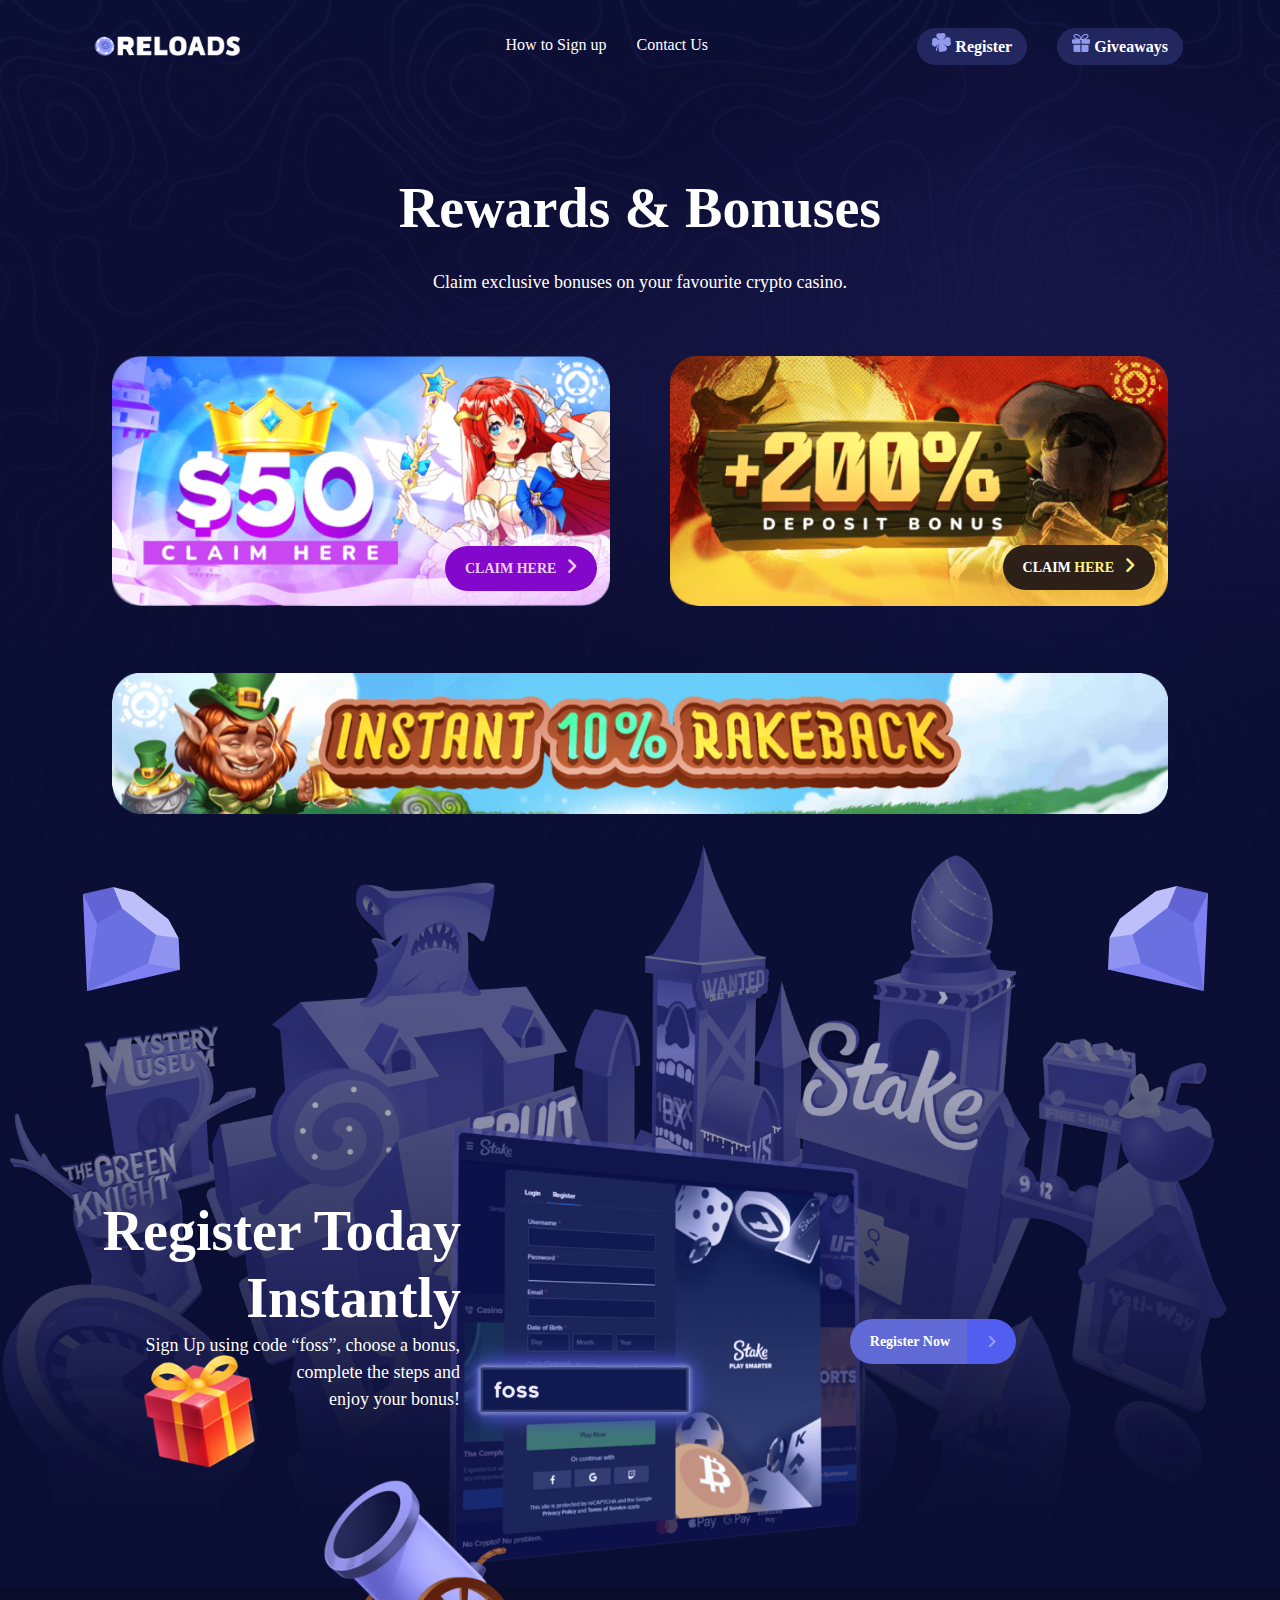
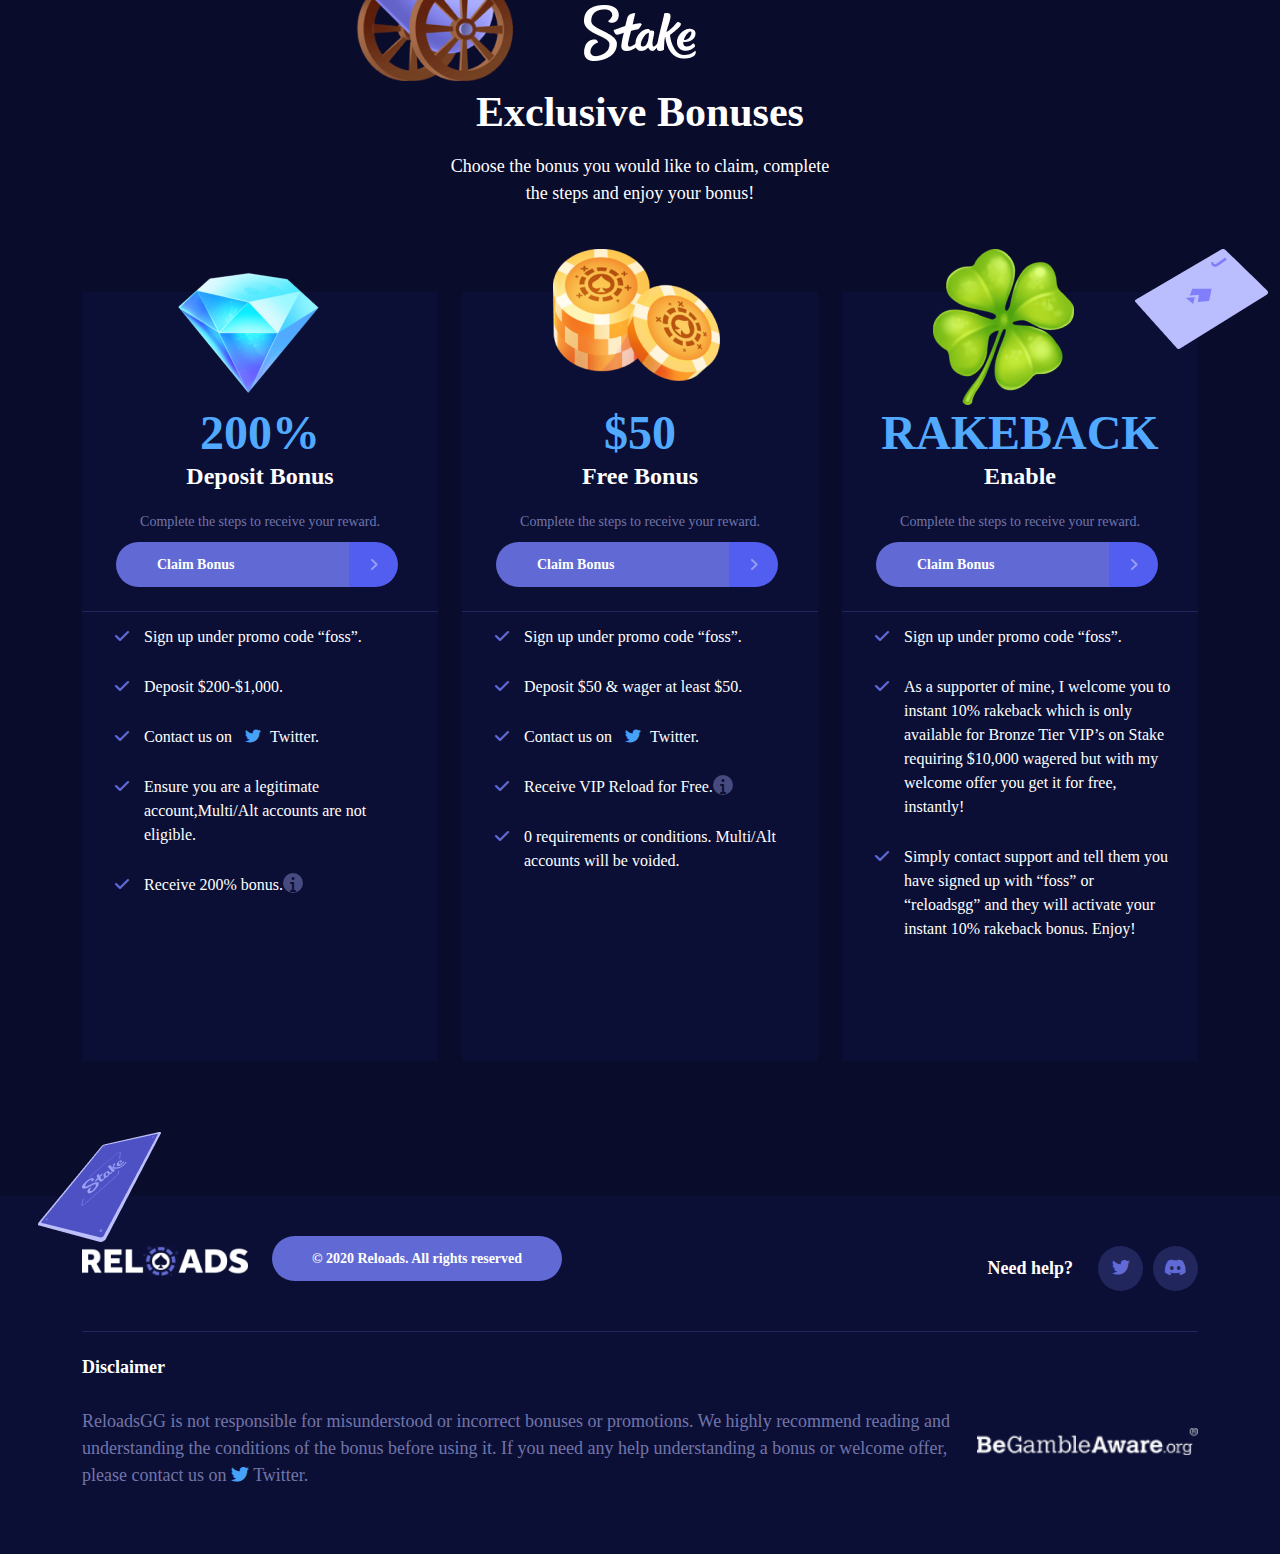
<file: index.html>
<!DOCTYPE html>
<html lang="en">

<head>
    <meta charset="UTF-8">
    <meta http-equiv="X-UA-Compatible" content="IE=edge">
    <meta name="viewport" content="width=device-width, initial-scale=1.0">
    <title>casino monitor</title>
    <link rel="icon" href="assets/images/icon/item1.png">
    <link rel="apple-touch-icon" href="assets/images/icon/item1.png">
    <!------font awesome icon ------>
    <link rel="stylesheet" href="https://cdnjs.cloudflare.com/ajax/libs/font-awesome/6.2.0/css/all.min.css" />
    <!----owl carousel css---->
    <link rel="stylesheet" href="assets/css/owl.carousel.min.css">
    <link rel="stylesheet" href="assets/css/owl.theme.default.min.css">
    <!-----bootstrap css------>
    <link rel="stylesheet" href="assets/css/bootstrap.min.css">
    <!--------style.css----------->
    <link rel="stylesheet" href="assets/css/style.css">
    <!-------responsive css--------->
    <link rel="stylesheet" href="assets/css/responsive.css">
</head>

<body>
    <!-------start header area------->
    <section class="header-section">
        <div class="container">
            <div class="row">
                <div class="col-md-2">
                    <div class="logo">
                       <a href="#"><img src="assets/images/icon/Logo reloads.png" alt=""></a> 
                    </div>
                </div>
                <div class="col-md-5">
                    <div class="signup-area">
                        <ul>
                            <li><a href="#">How to Sign up</a></li>
                            <li><a href="#">Contact Us</a></li>
                        </ul>
                    </div>
                </div>
                <div class="col-md-5">
                    <div class="register-area">
                        <ul>
                            <li><a href="registration.html"><img src="assets/images/icon/item2.png" alt=""> Register</a></li>
                            <li><a href="giveaways.html"><img src="assets/images/icon/item3.png" alt=""> Giveaways</a></li>
                        </ul>
                    </div>
                </div>
            </div>
        </div>
        <!-------start reward area------------>
        <div class="rewards-area">
            <div class="container">
                <div class="col-md-12">
                    <div class="rewards-title">
                        <h2> Rewards & Bonuses</h2>
                        <p>Claim exclusive bonuses on your favourite crypto casino.</p>
                    </div>
                </div>
                <div class="row">
                    <div class="rewards">
                        <div class="col-md-6">
                            <img src="assets/images/banner/item1.png" alt="">
                            <div class="claim-btn">
                                <a href="#">CLAIM HERE<i class="fa-solid fa-angle-right"></i></a>
                            </div>
                        </div>
                        <div class="col-md-6">
                            <img src="assets/images/banner/item3.png" alt="">
                            <div class="claim-btn2">
                                <a href="#"><span> CLAIM</span> HERE<i class="fa-solid fa-angle-right"></i></a>
                            </div>
                        </div>
                    </div>
                    <div class="col-md-12 rewards">
                        <img src="assets/images/banner/item2.png" alt="">
                    </div>
                </div>
            </div>
        </div>
        <!-------end reward area------------>

    </section>
    <!-------end header area------->
    <!---------start register area----------->
    <div class="registration-section">
        <div class="col-md-12">
            <img src="assets/images/register/Info register hover.png" alt="">
        </div>
        <div class="container">
            <div class="regi-area">
                <div class="row">
                    <div class="col-md-12">
                        <div class="diamond">
                            <ul>
                                <li><a href="#"><img src="assets/images/register/diamond1.png" alt=""></a></li>
                                <li><a href="#"><img src="assets/images/register/diamond2.png" alt=""></a></li>
                            </ul>
                        </div>
                    </div>
                    <div class="col-md-6">
                        <div class="register-title">
                            <h2>Register Today Instantly</h2>
                            <p>Sign Up using code “foss”, choose a bonus, complete the steps and </br> enjoy your bonus!
                            </p>
                        </div>
                    </div>
                    <div class="col-md-6">
                        <div class="regi-btn">
                            <a href="#">Register Now<i class="fa-solid fa-angle-right"></i></a>
                        </div>
                    </div>
                    <div class="col-md-6">
                        <div class="boom">
                            <img src="assets/images/register/Canon boom.png" alt="">
                        </div>
                    </div>
                </div>
            </div>
        </div>
    </div>
    <!---------end register area------------->
    <!---------start stake area-------->
    <section class="stake-section">
        <div class="container">
            <div class="row">
                <div class="col-md-12">
                    <div class="stake-title">
                        <img src="assets/images/bonus/Layer 1.png" alt="">
                        <h1>Exclusive Bonuses</h1>
                        <p>Choose the bonus you would like to claim, complete the steps and enjoy your bonus!</p>
                    </div>
                </div>
                <!-------single area-------->
                <div class="stake-single">
                    <div class="row">
                        <div class="col-md-4">
                            <div class="deposite-bonus">
                                <img src="assets/images/bonus/diamond-min 1.png" alt="">
                                <h1>200% </h1>
                                <h3>Deposit Bonus</h3>
                                <p>Complete the steps to receive your reward.</p>
                                <a href="#">Claim Bonus<i class="fa-solid fa-angle-right"></i></a>
                                <div class="bor-der"></div>
                                <ul>
                                    <li>
                                        <span><i class="fa-solid fa-check"></i></span>
                                        <span>Sign up under promo code “foss”.</span>
                                    </li>
                                    <li>
                                        <span><i class="fa-solid fa-check"></i></span>
                                        <span>Deposit $200-$1,000.</span>
                                    </li>
                                    <li>
                                        <span><i class="fa-solid fa-check"></i></span>
                                        <span>Contact us on <i class="fa-brands fa-twitter"></i>Twitter.</span>
                                    </li>
                                    <li>
                                        <span><i class="fa-solid fa-check"></i></span>
                                        <span>Ensure you are a legitimate account,Multi/Alt accounts are not
                                            eligible.</span>
                                    </li>
                                    <li>
                                        <span><i class="fa-solid fa-check"></i></span>
                                        <span>Receive 200% bonus.<i class="fa-solid fa-info"></i></span>
                                    </li>
                                </ul>
                            </div>
                        </div>
                        <!-------single area-------->
                        <!-------single area-------->
                        <div class="col-md-4">
                            <div class="deposite-bonus">
                                <img src="assets/images/bonus/Jetons-min 1.png" alt="">
                                <h1>$50 </h1>
                                <h3>Free Bonus</h3>
                                <p>Complete the steps to receive your reward.</p>
                                <a href="#">Claim Bonus<i class="fa-solid fa-angle-right"></i></a>
                                <div class="bor-der"></div>
                                <ul>
                                    <li>
                                        <span><i class="fa-solid fa-check"></i></span>
                                        <span>Sign up under promo code “foss”.</span>
                                    </li>
                                    <li>
                                        <span><i class="fa-solid fa-check"></i></span>
                                        <span>Deposit $50 & wager at least $50.</span>
                                    </li>
                                    <li>
                                        <span><i class="fa-solid fa-check"></i></span>
                                        <span>Contact us on <i class="fa-brands fa-twitter"></i>Twitter.</span>
                                    </li>
                                    <li>
                                        <span><i class="fa-solid fa-check"></i></span>
                                        <span>Receive VIP Reload for Free.<i class="fa-solid fa-info"></i></span>
                                    </li>
                                    <li>
                                        <span><i class="fa-solid fa-check"></i></span>
                                        <span>0 requirements or conditions. Multi/Alt accounts will be voided.</span>
                                    </li>
                                </ul>
                            </div>
                        </div>
                        <!-------single area-------->
                        <!-------single area-------->
                        <div class="col-md-4">
                            <div class="deposite-bonus">
                                <img src="assets/images/bonus/trèfles-min 1.png" alt="">
                                <h1>RAKEBACK</h1>
                                <h3>Enable</h3>
                                <p>Complete the steps to receive your reward.</p>
                                <a href="#">Claim Bonus<i class="fa-solid fa-angle-right"></i></a>
                                <div class="bor-der"></div>
                                <ul>
                                    <li>
                                        <span><i class="fa-solid fa-check"></i></span>
                                        <span>Sign up under promo code “foss”.</span>
                                    </li>
                                    <li>
                                        <span><i class="fa-solid fa-check"></i></span>
                                        <span>As a supporter of mine, I welcome you to instant 10% rakeback which is
                                            only available for Bronze Tier VIP’s on Stake requiring $10,000 wagered but
                                            with my welcome offer you get it for free, instantly!</span>
                                    </li>
                                    <li>
                                        <span><i class="fa-solid fa-check"></i></span>
                                        <span>Simply contact support and tell them you have signed up with “foss” or
                                            “reloadsgg” and they will activate your instant 10% rakeback bonus.
                                            Enjoy!</span>
                                    </li>
                                </ul>
                                <div class="caard">
                                    <img src="assets/images/bonus/stake-card2.png" alt="">
                                </div>
                            </div>
                        </div>
                    </div>
                </div>
                <!-------single area-------->
            </div>
        </div>
    </section>
    <!---------end stake area-------->
    <!-------start footer area------------>
    <section class="footer-section">
        <div class="container">
            <div class="footer-start">
            <div class="row">
                <div class="col-md-2">
                    <div class="logo-image">
                        <img src="assets/images/footer/logo_white 2.png" alt="">
                    </div>
                </div>
                <div class="col-md-4">
                    <div class="copy">
                        <a href="#">© 2020 Reloads. All rights reserved</a>
                    </div>
                </div>
                <div class="col-md-6">
                    <div class="icon">
                        <p>Need help?</p>
                        <ul>
                            <li><a href="#"><i class="fa-brands fa-twitter"></i></a></li>
                            <li><a href="#"><i class="fa-brands fa-discord"></i></a></li>
                        </ul>
                    </div>
                </div>
            </div>
           </div>
            <div class="cadd">
                <img src="assets/images/footer/stake-card3.png" alt="">
            </div>
        </div>
        <div class="container">
            <div class="disclaimer-area">
                <div class="row">
                    <div class="col-md-9">
                        <div class="disclaimer">
                            <h2>Disclaimer</h2>
                            <p>ReloadsGG is not responsible for misunderstood or incorrect bonuses or promotions. We
                                highly recommend reading and understanding the conditions of the bonus before using it.
                                If you need any help understanding a bonus or welcome offer, please contact us on <a
                                    href="#"><i class="fa-brands fa-twitter"></i></a> Twitter.</p>
                        </div>
                    </div>
                    <div class="col-md-3">
                        <div class="address">
                            <a href="#"><img src="assets/images/footer/begambleaware_dark 1.png" alt=""></a>
                        </div>
                    </div>
                </div>
            </div>
        </div>
    </section>
    <!-------end footer area------------>

    <!------jQuery js----->
    <script src="assets/js/jquery.min.js"></script>
    <!------owl carousel js------>
    <script src="assets/js/owl.carousel.min.js"></script>
    <!---------bootstrap js----------->
    <script src="assets/js/bootstrap.bundle.min.js"></script>
    <!-----custom.js------->
    <script src="assets/js/scripts.js"></script>
</body>

</html>
</file>
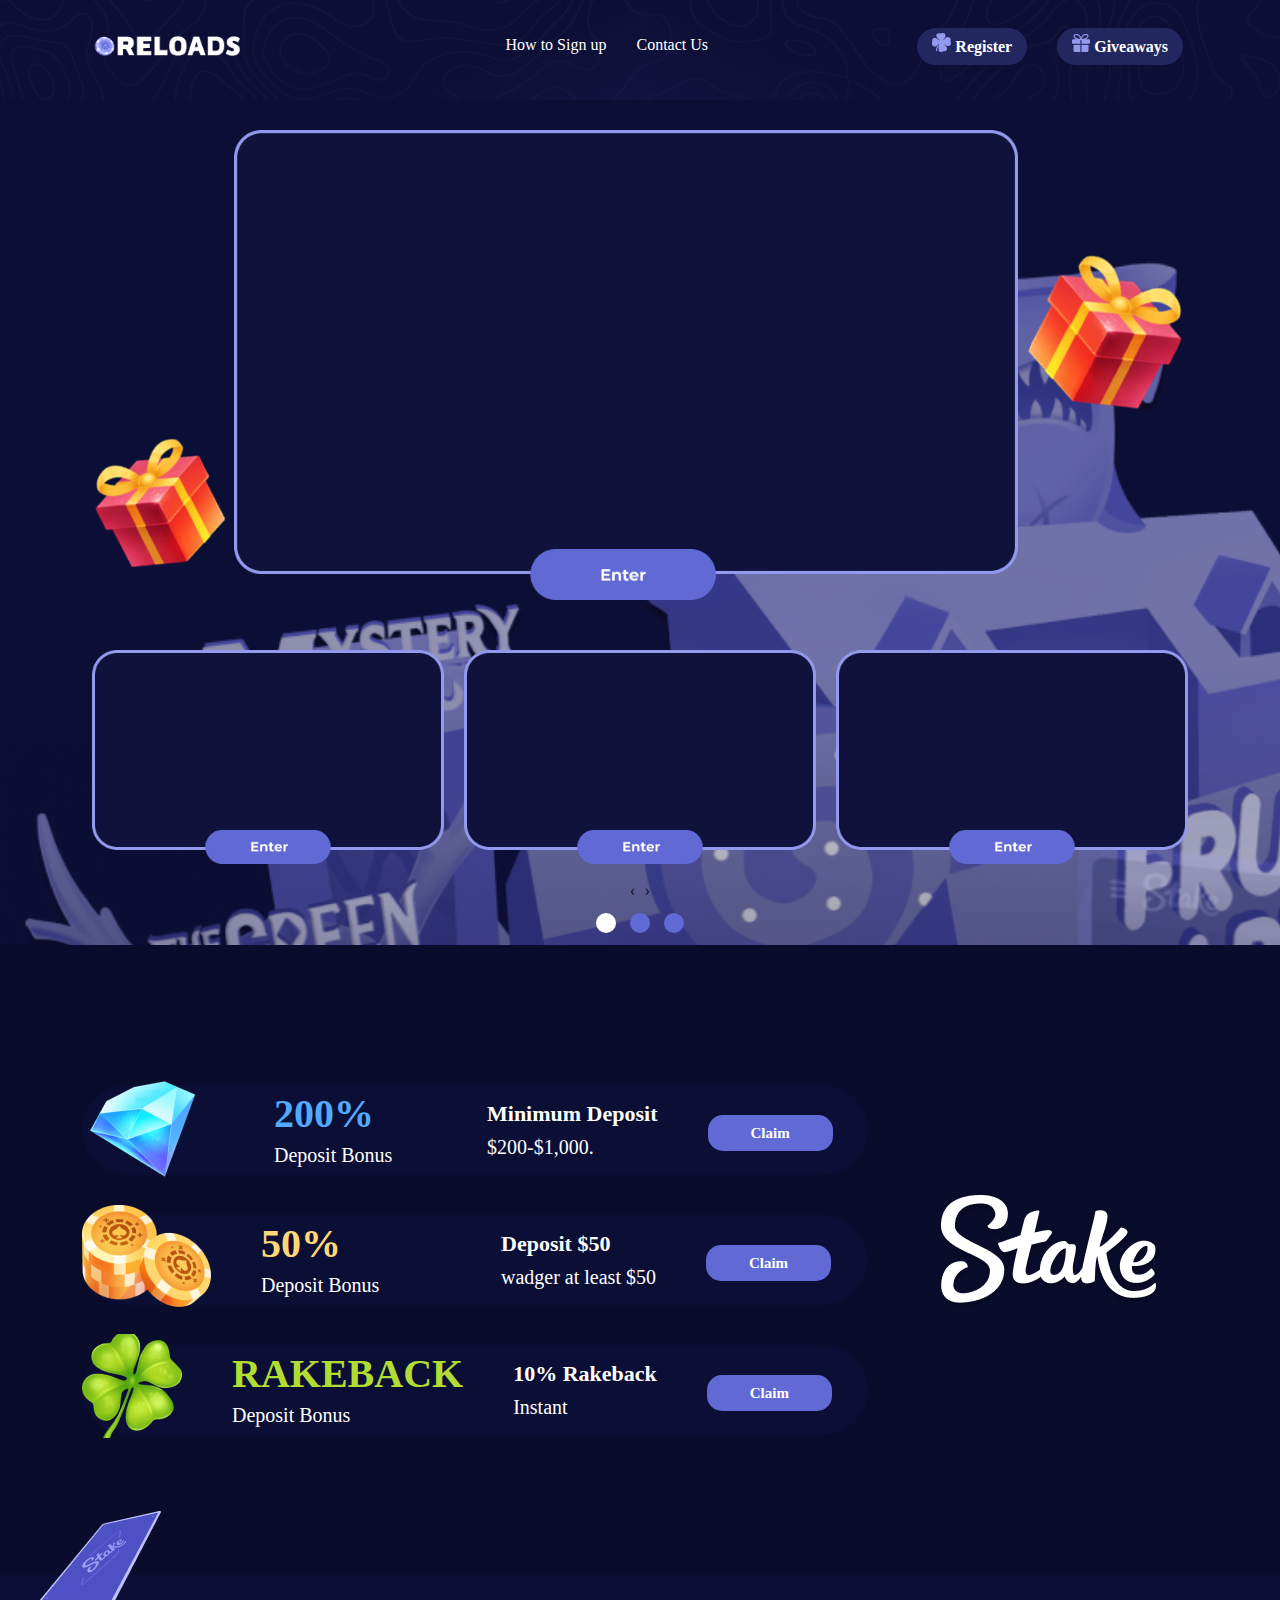
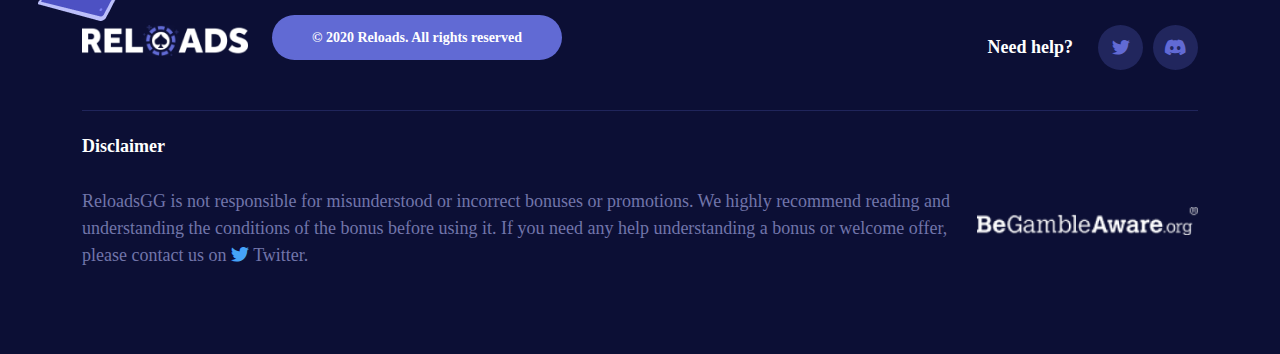
<file: giveaways.html>
<!DOCTYPE html>
<html lang="en">

<head>
    <meta charset="UTF-8">
    <meta http-equiv="X-UA-Compatible" content="IE=edge">
    <meta name="viewport" content="width=device-width, initial-scale=1.0">
    <title>casino monitor</title>
    <link rel="icon" href="assets/images/icon/item1.png">
    <link rel="apple-touch-icon" href="assets/images/icon/item1.png">
    <!------font awesome icon ------>
    <link rel="stylesheet" href="https://cdnjs.cloudflare.com/ajax/libs/font-awesome/6.2.0/css/all.min.css" />
    <!----owl carousel css---->
    <link rel="stylesheet" href="assets/css/owl.carousel.min.css">
    <link rel="stylesheet" href="assets/css/owl.theme.default.min.css">
    <!-----bootstrap css------>
    <link rel="stylesheet" href="assets/css/bootstrap.min.css">
    <!--------style.css----------->
    <link rel="stylesheet" href="assets/css/style.css">
    <!-------responsive css--------->
    <link rel="stylesheet" href="assets/css/responsive.css">
</head>

<body>
    <!-------start header area------->
    <section class="header-section">
        <div class="container">
            <div class="row">
                <div class="col-md-2">
                    <div class="logo">
                        <a href=""> <img src="assets/images/icon/Logo reloads.png" alt=""></a>
                    </div>
                </div>
                <div class="col-md-5">
                    <div class="signup-area">
                        <ul>
                            <li><a href="#">How to Sign up</a></li>
                            <li><a href="#">Contact Us</a></li>
                        </ul>
                    </div>
                </div>
                <div class="col-md-5">
                    <div class="register-area">
                        <ul>
                            <li><a href="registration.html"><img src="assets/images/icon/item2.png" alt=""> Register</a>
                            </li>
                            <li><a href="giveaways.html"><img src="assets/images/icon/item3.png" alt=""> Giveaways</a>
                            </li>
                        </ul>
                    </div>
                </div>
            </div>
        </div>
    </section>
    <!-------end header area------->
    <!----------start gift-area------->
    <div class="gift-area  ">
        <div class="container">
            <div class="row">
                <div class="carousel-area owl-carousel owl-theme slider">
                    <div class="col-md-12">
                        <div class="top-box">
                            <div class=" item-1  item">
                                <div class="box1">
                                    <img src="assets/images/giveways/cadeau1.png" alt="">
                                </div>
                            </div>
                            <div class=" item">
                                <div class="top-item">
                                    <img src="assets/images/giveways/Giveaway top.png" alt="">
                                </div>
                            </div>
                            <div class=" item-2 item">
                                <div class="box2">
                                    <img src="assets/images/giveways/cadeau2.png" alt="">
                                </div>
                            </div>
                        </div>

                        <div class="3">
                            <div class="bottom-box">
                                <div class="single-item">
                                    <img src="assets/images/giveways/Giveaways.png" alt="">
                                </div>
                                <div class="single-item">
                                    <img src="assets/images/giveways/Giveaways.png" alt="">
                                </div>
                                <div class="single-item">
                                    <img src="assets/images/giveways/Giveaways.png" alt="">
                                </div>
                            </div>
                        </div>
                    </div>
                    <div class="col-md-12">
                        <div class="top-box">
                            <div class=" item-1  item">
                                <div class="box1">
                                    <img src="assets/images/giveways/cadeau1.png" alt="">
                                </div>
                            </div>
                            <div class=" item">
                                <div class="top-item">
                                    <img src="assets/images/giveways/Giveaway top.png" alt="">
                                </div>
                            </div>
                            <div class=" item-2 item">
                                <div class="box2">
                                    <img src="assets/images/giveways/cadeau2.png" alt="">
                                </div>
                            </div>
                        </div>

                        <div class="3">
                            <div class="bottom-box">
                                <div class="single-item">
                                    <img src="assets/images/giveways/Giveaways.png" alt="">
                                </div>
                                <div class="single-item">
                                    <img src="assets/images/giveways/Giveaways.png" alt="">
                                </div>
                                <div class="single-item">
                                    <img src="assets/images/giveways/Giveaways.png" alt="">
                                </div>
                            </div>
                        </div>
                    </div>
                    <div class="col-md-12">
                        <div class="top-box">
                            <div class=" item-1  item">
                                <div class="box1">
                                    <img src="assets/images/giveways/cadeau1.png" alt="">
                                </div>
                            </div>
                            <div class=" item">
                                <div class="top-item">
                                    <img src="assets/images/giveways/Giveaway top.png" alt="">
                                </div>
                            </div>
                            <div class=" item-2 item">
                                <div class="box2">
                                    <img src="assets/images/giveways/cadeau2.png" alt="">
                                </div>
                            </div>
                        </div>

                        <div class="3">
                            <div class="bottom-box">
                                <div class="single-item">
                                    <img src="assets/images/giveways/Giveaways.png" alt="">
                                </div>
                                <div class="single-item">
                                    <img src="assets/images/giveways/Giveaways.png" alt="">
                                </div>
                                <div class="single-item">
                                    <img src="assets/images/giveways/Giveaways.png" alt="">
                                </div>
                            </div>
                        </div>
                    </div>
                </div>
            </div>
        </div>

        <!----------end gift-area------->
        <!-------start deposite area----->
        <div class="deposite-area">
            <div class="container">
                <div class="row">
                    <div class="col-md-9">
                        <div class="single-deposite num-1">
                            <ul>
                                <li><img src="assets/images/giveways/diamond-min 1.png" alt=""></li>
                                <li>
                                    <h2>200%</h2>
                                    <span>Deposit Bonus</span>
                                </li>
                                <li>Minimum Deposit </br>
                                    <span>
                                        $200-$1,000.
                                    </span>
                                </li>
                                <li><a href="">Claim</a></li>
                            </ul>
                        </div>
                        <div class="single-deposite num-2">
                            <ul>
                                <li><img src="assets/images/giveways/Jetons-min 1.png" alt=""></li>
                                <li>
                                    <h2>50%</h2>
                                    <span>Deposit Bonus</span>
                                </li>
                                <li>Deposit $50 </br>
                                    <span>
                                        wadger at least $50
                                    </span>
                                </li>
                                <li><a href="">Claim</a></li>
                            </ul>
                        </div>
                        <div class="single-deposite num-3">
                            <ul>
                                <li><img src="assets/images/giveways/trèfles-min 1.png" alt=""></li>
                                <li>
                                    <h2>RAKEBACK</h2>
                                    <span>Deposit Bonus</span>
                                </li>
                                <li>10% Rakeback </br>
                                    <span>
                                        Instant
                                    </span>
                                </li>
                                <li><a href="">Claim</a></li>
                            </ul>
                        </div>
                    </div>
                    <div class="col-md-3">
                        <div class="stake-image">
                            <img src="assets/images/giveways/Layer 1.png" alt="">
                        </div>
                    </div>
                </div>
            </div>
        </div>
        <!-------end deposite area------->
        <!-------start footer area------------>
        <section class="footer-section">
            <div class="container">
                <div class="footer-start">
                    <div class="row">
                        <div class="col-md-2">
                            <div class="logo-image">
                                <img src="assets/images/footer/logo_white 2.png" alt="">
                            </div>
                        </div>
                        <div class="col-md-4">
                            <div class="copy">
                                <a href="#">© 2020 Reloads. All rights reserved</a>
                            </div>
                        </div>
                        <div class="col-md-6">
                            <div class="icon">
                                <p>Need help?</p>
                                <ul>
                                    <li><a href="#"><i class="fa-brands fa-twitter"></i></a></li>
                                    <li><a href="#"><i class="fa-brands fa-discord"></i></a></li>
                                </ul>
                            </div>
                        </div>
                    </div>
                </div>
                <div class="cadd">
                    <img src="assets/images/footer/stake-card3.png" alt="">
                </div>
            </div>
            <div class="container">
                <div class="disclaimer-area">
                    <div class="row">
                        <div class="col-md-9">
                            <div class="disclaimer">
                                <h2>Disclaimer</h2>
                                <p>ReloadsGG is not responsible for misunderstood or incorrect bonuses or promotions. We
                                    highly recommend reading and understanding the conditions of the bonus before using
                                    it.
                                    If you need any help understanding a bonus or welcome offer, please contact us on <a
                                        href="#"><i class="fa-brands fa-twitter"></i></a> Twitter.</p>
                            </div>
                        </div>
                        <div class="col-md-3">
                            <div class="address">
                                <a href="#"><img src="assets/images/footer/begambleaware_dark 1.png" alt=""></a>
                            </div>
                        </div>
                    </div>
                </div>
            </div>
        </section>
        <!-------end footer area------------>












        <!------jQuery js----->
        <script src="assets/js/jquery.min.js"></script>
        <!------owl carousel js------>
        <script src="assets/js/owl.carousel.min.js"></script>
        <!---------bootstrap js----------->
        <script src="assets/js/bootstrap.bundle.min.js"></script>
        <!-----custom.js------->
        <script src="assets/js/scripts.js"></script>
</body>

</html>
</file>
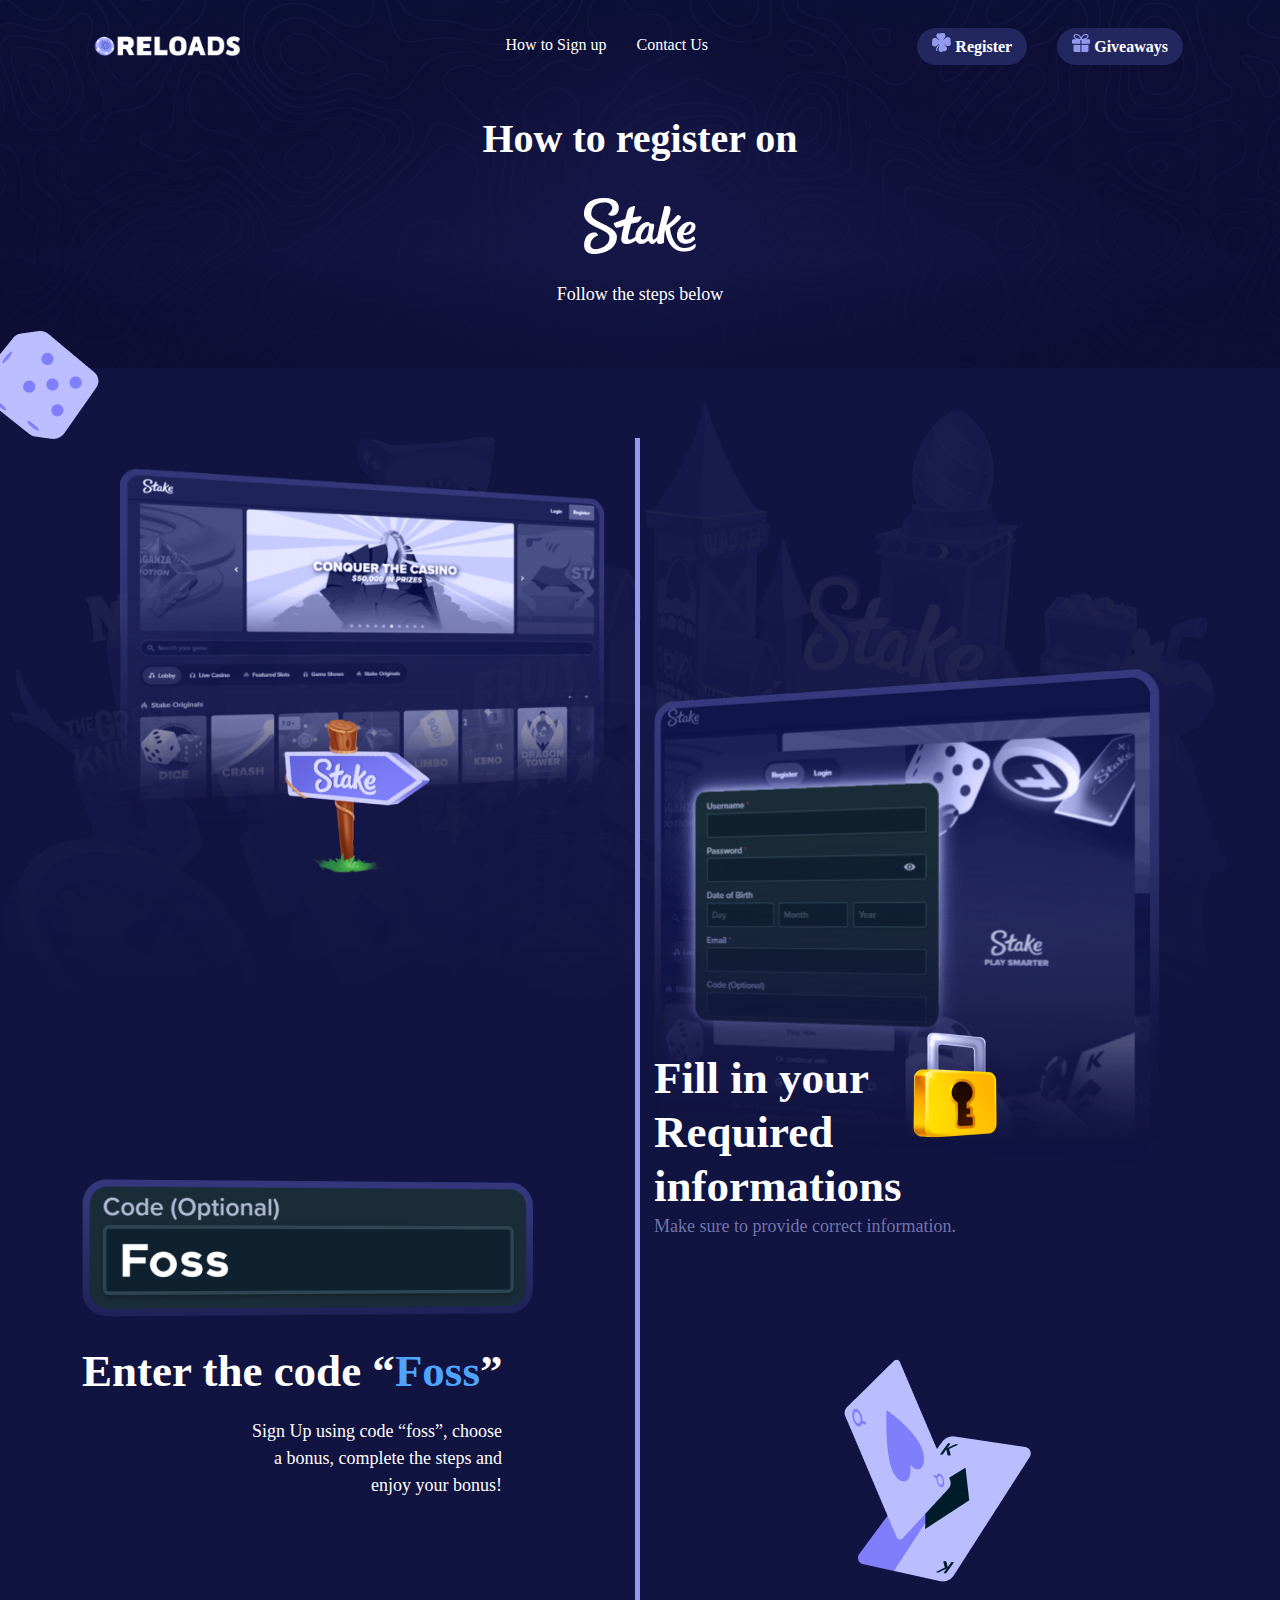
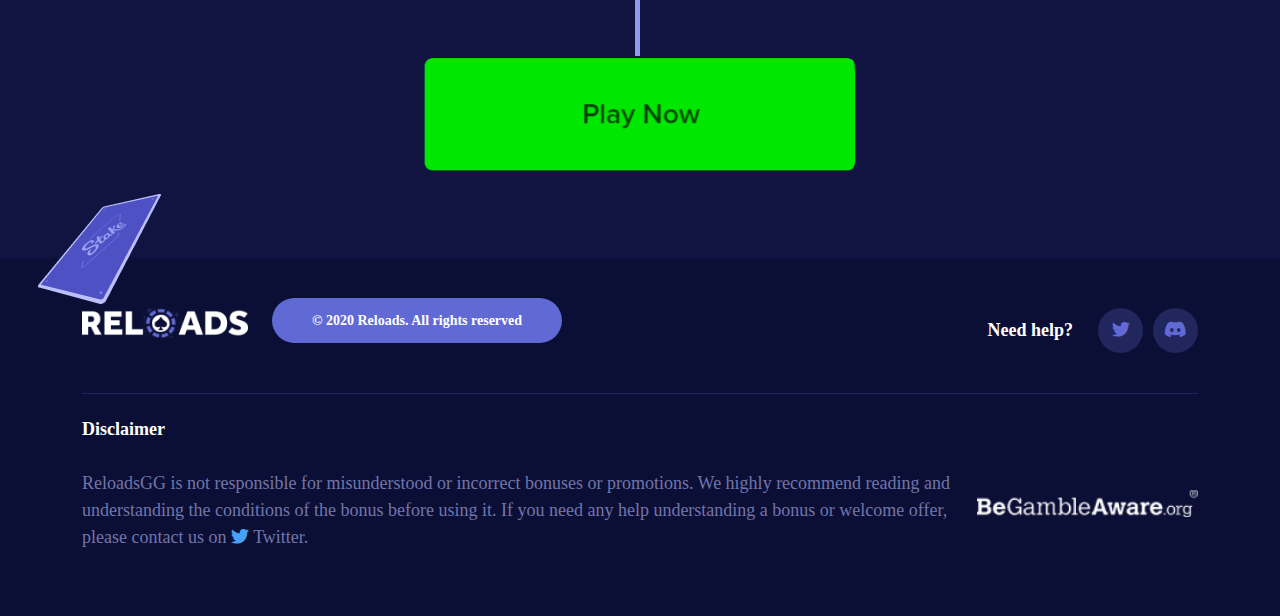
<file: registration.html>
<!DOCTYPE html>
<html lang="en">

<head>
    <meta charset="UTF-8">
    <meta http-equiv="X-UA-Compatible" content="IE=edge">
    <meta name="viewport" content="width=device-width, initial-scale=1.0">
    <title>casino monitor</title>
    <link rel="icon" href="assets/images/icon/item1.png">
    <link rel="apple-touch-icon" href="assets/images/icon/item1.png">
    <!------font awesome icon ------>
    <link rel="stylesheet" href="https://cdnjs.cloudflare.com/ajax/libs/font-awesome/6.2.0/css/all.min.css" />
    <!----owl carousel css---->
    <link rel="stylesheet" href="assets/css/owl.carousel.min.css">
    <link rel="stylesheet" href="assets/css/owl.theme.default.min.css">
    <!-----bootstrap css------>
    <link rel="stylesheet" href="assets/css/bootstrap.min.css">
    <!--------style.css----------->
    <link rel="stylesheet" href="assets/css/style.css">
    <!-------responsive css--------->
    <link rel="stylesheet" href="assets/css/responsive.css">
</head>
<body>
    <!-------start header area------->
    <section class="header-section">
        <div class="container">
            <div class="row">
                <div class="col-md-2">
                    <div class="logo">
                       <a href=""> <img src="assets/images/icon/Logo reloads.png" alt=""></a>
                    </div>
                </div>
                <div class="col-md-5">
                    <div class="signup-area">
                        <ul>
                            <li><a href="#">How to Sign up</a></li>
                            <li><a href="#">Contact Us</a></li>
                        </ul>
                    </div>
                </div>
                <div class="col-md-5">
                    <div class="register-area">
                        <ul>
                            <li><a href="registration.html"><img src="assets/images/icon/item2.png" alt=""> Register</a></li>
                            <li><a href="giveaways.html"><img src="assets/images/icon/item3.png" alt=""> Giveaways</a></li>
                        </ul>
                    </div>
                </div>
            </div>
            <div class="registration-title">
                <div class="row">
                    <div class="col-md-12">
                        <h1>How to register on</h1>
                        <img src="assets/images/bonus/Layer 1.png" alt="">
                        <p>Follow the steps below</p>
                    </div>
                </div>
            </div>
        </div>
    </section>
     <!-------end header area------->
     <!---------start register area----------->
     <div class="regi-section">
        <div class="col-md-12">
            <img src="assets/images/registration/Register Part.png" alt="">
        </div>
        <div class="container">
            <div class="regi-area">
                <div class="row">
                   <div class="col-md-6">
                    <div class="visit-area">
                        <img src="assets/images/registration/Visit Stake.png" alt="">
                    </div>
                    <div class="ludo">
                        <img src="assets/images/registration/stake-dice2.png" alt="">
                    </div>
                    
                   </div>
                   <div class="col-md-6">
                      <div class="login-image">
                        <img src="assets/images/registration/Informations.png" alt="">
                      </div>
                      <div class="login-content">
                        <h2>Fill in your </br> <span> Required informations</span></h2>
                        <img src="assets/images/registration/lock 1.png" alt="">
                        <p>Make sure to provide correct information.</p>
                      </div>
                   </div>
                </div>
            </div>
        </div>
        <div class="overlay"> </div>
        <div class="bdr-right">
            
        </div>
    </div>
    <!---------end register area------------->
    <div class="foss">
    <div class="container">
            <div class="row">
                <div class="col-md-6">
                    <div class="foss-area">
                        <img src="assets/images/registration/3 1.png" alt="">
                        <h2>Enter the code “<span>Foss</span>”</h2>
                        <p>Sign Up using code “foss”, choose a
                            bonus, complete the steps and
                            enjoy your bonus!</p>
                    </div>
                </div>
                <div class="col-md-6">
                    <div class="card-section">
                        <img src="assets/images/registration/Cards.png" alt="">
                    </div>
                </div>
                <div class="col-md-12">
                    <div class="play-btn">
                        <a href="#"><img src="assets/images/registration/button.png" alt=""></a>
                    </div>
            </div>
        </div>
    </div>   

    <!-------start footer area------------>
    <section class="footer-section">
        <div class="container">
            <div class="footer-start">
            <div class="row">
                <div class="col-md-2">
                    <div class="logo-image">
                        <img src="assets/images/footer/logo_white 2.png" alt="">
                    </div>
                </div>
                <div class="col-md-4">
                    <div class="copy">
                        <a href="#">© 2020 Reloads. All rights reserved</a>
                    </div>
                </div>
                <div class="col-md-6">
                    <div class="icon">
                        <p>Need help?</p>
                        <ul>
                            <li><a href="#"><i class="fa-brands fa-twitter"></i></a></li>
                            <li><a href="#"><i class="fa-brands fa-discord"></i></a></li>
                        </ul>
                    </div>
                </div>
            </div>
           </div>
            <div class="cadd">
                <img src="assets/images/footer/stake-card3.png" alt="">
            </div>
        </div>
        <div class="container">
            <div class="disclaimer-area">
                <div class="row">
                    <div class="col-md-9">
                        <div class="disclaimer">
                            <h2>Disclaimer</h2>
                            <p>ReloadsGG is not responsible for misunderstood or incorrect bonuses or promotions. We
                                highly recommend reading and understanding the conditions of the bonus before using it.
                                If you need any help understanding a bonus or welcome offer, please contact us on <a
                                    href="#"><i class="fa-brands fa-twitter"></i></a> Twitter.</p>
                        </div>
                    </div>
                    <div class="col-md-3">
                        <div class="address">
                            <a href="#"><img src="assets/images/footer/begambleaware_dark 1.png" alt=""></a>
                        </div>
                    </div>
                </div>
            </div>
        </div>
    </section>
    <!-------end footer area------------>



    
    <!------jQuery js----->
    <script src="assets/js/jquery.min.js"></script>
    <!------owl carousel js------>
    <script src="assets/js/owl.carousel.min.js"></script>
    <!---------bootstrap js----------->
    <script src="assets/js/bootstrap.bundle.min.js"></script>
    <!-----custom.js------->
    <script src="assets/js/scripts.js"></script>
</body>

</html>
</file>
<file: assets/css/style.css>
@import url('https://fonts.googleapis.com/css2?family=Montserrat:wght@400;500;600;700;800&display=swap');
body {
	margin: 0;
	padding: 0;
	font-family: Montserrat;
	font-size: 16px;
	color: black;
	font-weight: 400;
	overflow-y: scroll !important;
	overflow-x: hidden !important;
}
html,
body,
div,
span,
applet,
object,
iframe,
h1,
h2,
h3,
h4,
h5,
h6,
p,
blockquote,
pre,
a,
abbr,
acronym,
address,
big,
cite,
code,
del,
dfn,
em,
img,
ins,
kbd,
q,
s,
samp,
small,
strike,
strong,
sub,
sup,
tt,
var,
b,
u,
i,
center,
dl,
dt,
dd,
ol,
ul,
li,
fieldset,
form,
label,
legend,
table,
caption,
tbody,
tfoot,
thead,
tr,
th,
td,
article,
aside,
canvas,
details,
embed,
figure,
figcaption,
footer,
header,
hgroup,
menu,
nav,
output,
ruby,
section,
summary,
time,
mark,
audio,
video {
	margin: 0;
	padding: 0;
	border: 0;
	font-size: 100%;
	vertical-align: baseline;
}
article,
aside,
details,
figcaption,
figure,
footer,
header,
hgroup,
menu,
nav,
section {
	display: block;
}
ol,
ul {
	list-style: none;
}
blockquote,
q {
	quotes: none;
}
blockquote:before,
blockquote:after,
q:before,
q:after {
	content: '';
	content: none;
}
table {
	border-collapse: collapse;
	border-spacing: 0;
}
h1 {
	margin: 0;
	padding: 0;
	list-style: none;
}
h3 {
	margin: 0;
	padding: 0;
	list-style: none;
}
h4 {
	margin: 0;
	padding: 0;
	list-style: none;
}
h5 {
	margin: 0;
	padding: 0;
	list-style: none;
}
h6 {
	margin: 0;
	padding: 0;
	list-style: none;
}
p {
	margin: 0;
	padding: 0;
	list-style: none;
}
ul {
	margin: 0;
	padding: 0 !important;
	list-style: none;
}
li {
	margin: 0;
	padding: 0;
	list-style: none;
}
a {
	margin: 0;
	padding: 0;
	list-style: none;
	outline: none !important;
	text-decoration: none !important;
	color: #FFF;
}
input {
	outline: none !important;
}
button {
	outline: none !important;
}
img {
	max-width: 100%;
	height: auto;
}
.sp {
	padding-top: 80px;
	padding-bottom: 80px;
}
h1 {
	font-weight: bold;
	font-size: 65px;
	color: #FFFFFF;
}
p {
	font-style: normal;
	font-weight: 500;
	font-size: 25px;
	color: #FFFFFF;
}
.bg_white {
	background-color: white;
}
.pt_0 {
	padding-top: 0px;
}
.pb_0 {
	padding-bottom: 0px;
}
#page-top {
	overflow-x: hidden !important;
	overflow-y: scroll;
}
/*******************************/
/***--1.Header area style--****/
/*****************************/
.header-section {
	background-image: url('../images/banner/bg.png');
	background-repeat: no-repeat;
	background-size: cover;
}
.signup-area ul {
	display: flex;
	justify-content: end;
	align-items: center;
}
.signup-area ul li a {
	font-weight: 500;
	color: #fff;
	font-family: montsarrat;
}
.signup-area ul li{
	padding: 33px 15px;
}
.register-area ul {
	display: flex;
	justify-content:end;
	align-items: center;
}
.register-area ul li{
	padding: 33px 15px;
	
}
.register-area ul li a {
	font-weight: 700;
	color: #fff;
	background-color: #23275F;
	border-radius: 50px;
	padding: 10px 15px;
	font-family: montsarrat;
}

/**********************/
/****rewards area*****/
/********************/
.rewards-area {
	padding-top: 75px;
}
.rewards-title h2 {
	color: #fff;
	font-size: 56px;
	font-family: monstserrat;
	text-align: center;
	font-weight: 800;
	padding-bottom: 27px;
}
.rewards-title p {
	color: #fff;
	font-size: 18px;
	font-family: monstserrat;
	text-align: center;
	font-weight: 500;
	padding-bottom: 30px;
}
.rewards {
	display: flex;
	position: relative;
}
.rewards img {
	max-width: 100%;
	height: auto;
	padding: 30px;
}
/***********************/
/***registration area**/
/*********************/
.registration-section {
	background: #0C0F35;
	background-repeat: no-repeat;
	background-size: cover;
	position: relative;
	opacity: 1;
	padding-bottom: 120px;
}
.diamond ul {
	display: flex;
	justify-content: space-between;
	margin-right: 90px;
}
.diamond img {
	position: absolute;
	top: 42px;
}
.regi-area h2 {
	color: #fff;
	font-size: 56px;
	font-weight: 700;
	font-family: monstsarrat;
	max-width: 361px;
	text-align: end;
}
.register-title p {
	font-size: 18px;
	font-weight: 500;
	font-family: monstsarrat;
	max-width: 360px;
    text-align: end;
}
.register-title {
	position: absolute;
	top: 354px;
	left: 100px;
}
.regi-btn a {
	background: #616AD4;
	padding: 10px;
	border-radius: 50px;
}
.regi-btn {
	position: absolute;
	top: 485px;
	right: 310px;
}
.regi-btn a {
	background: #616AD4;
	padding: 15px 20px;
	border-radius: 50px 0 0 50px ;
	color: #fff;
	font-size: 14px;
	font-family: montsarrat;
	font-weight: 700;
}
.regi-btn a .fa-solid.fa-angle-right {
	margin-left: 10px;
	color: #969DF3;
}

.regi-btn a .fa-solid.fa-angle-right {
	padding-left: 10px;
	color: #969DF3;
	background: #525EF0;
	padding: 15px 20px;
	border-radius: 0 50px 50px 0;
	position: absolute;
	top: -10px;
	left: 107px;
	font-size: 15px;
}
.boom {
	position: absolute;
	top: 511px;
	left: 144px;
}
/*********************************/
/*******stake section************/
/*******************************/
.stake-section{
	background: #0A0C2C;
}
.stake-title {
	text-align: center;
	position: relative;
}
.stake-title img{
	padding: 19px 0;
}
.stake-title h1 {
	font-family: montsarrat;
	font-size: 42px;
	font-weight: 700;
	padding-bottom: 16px;
}
.stake-title p {
	font-family: montsarrat;
	font-size: 18px;
	font-weight: 500;
	max-width: 385px;
	width: 100%;
	margin: auto;
	padding-bottom: 85px;
}
.deposite-bonus ul li {
	color: #fff;
	font-size: 16px;
	font-weight: 500;
	font-family: montsarrat;
	display: flex;
	margin-left: 33px;
	padding: 13px 0;
}
.deposite-bonus ul li span:first-child {
	color: #616AD4;
	margin-right: 15px;
}
ul li span .fa-brands.fa-twitter {
	color: #45A2F8;
	padding: 0 9px;
	font-size: 16px;
}
.fa-solid.fa-info {
	background: #464A7E;
	padding: 3px 7px;
	color: #0C0F35;
	border-radius: 50px;
	width: 20px;
	height: 20px;
}
.deposite-bonus h1 {
	color: #51AAFF;
	font-size: 48px;
	font-weight: 700;
	font-family: montsarrat;
	text-align: center;
	padding-top: 112px;
}
.deposite-bonus h3 {
	color: #fff;
	font-size: 24px;
	font-family: montsarrat;
	font-weight: 600;
	text-align: center;
}
.deposite-bonus p {
	color: #7175AA;
	font-size: 14px;
	font-family: montsarrat;
	font-weight: 500;
	text-align: center;
	padding: 20px 0;
}
.deposite-bonus a {
	background: #616AD4;
	border-radius: 50px 0 0 50px;
	color: #fff;
	font-size: 14px;
	font-family: montsarrat;
	font-weight: 700;
	padding-top: 15px;
	padding-bottom: 15px;
	padding-left: 41px;
	padding-right: 116px;
	margin-left: 34px;
}
.deposite-bonus {
	position: relative;
	background: #0C0F35;
	padding-bottom: 107px;
	height: 100%;
}
.deposite-bonus a .fa-solid.fa-angle-right {
	padding-left: 10px;
	color: #969DF3;
	background: #525EF0;
	padding: 15px 20px;
	border-radius: 0 50px 50px 0;
	position: absolute;
	top: 250px;
	left: 267px;
	font-size: 15px;
}
.deposite-bonus img {
	position: absolute;
	top: -43px;
	left: 91px;
}
.bor-der {
	border-bottom: 1px solid #20255B;
	padding-top: 35px;
}
.deposite-bonus ul li span{
	max-width: 270px;
}
.caard img {
	position: absolute;
	top: -43px;
	left: 293px;
}
.stake-single{
	padding-bottom: 135px;
}
/***************************/
/****footer area***********/
/*************************/
.footer-section {
	background: #0C0F35;
	position: relative;
	padding: 50px;
}
.copy a {
	background: #616AD4;
	border-radius: 50px;
	color: #fff;
	font-size: 14px;
	font-family: montsarrat;
	font-weight: 700;
	padding: 15px 40px;
}
.icon {
	display: flex;
	align-items: center;
	justify-content: end;
}
.icon ul {
	display: flex;
}
.icon li {
	margin-left: 10px;
}
.icon ul li a {
	background: #21265D;
	width: 45px;
	height: 45px;
	border-radius: 50px;
	font-size: 18px;
	font-family: monrsarrat;
	font-weight: 700;
	color: #616AD4;
	display: flex;
	align-items: center;
	justify-content: center;
}
.icon p {
	font-size: 18px;
	font-family: monrsarrat;
	font-weight: 700;
	color: #fff;
	padding-right: 15px;
}
.icon ul li a i:hover{
	color: #fff;;
}
.disclaimer h2 {
	font-size: 18px;
	font-family: montsarrat;
	font-weight: 700;
	color: #fff;
	padding: 15px 0;
}
.disclaimer p {
	font-size: 18px;
	font-family: montsarrat;
	font-weight: 400;
	color: #7175AA;
	padding: 15px 0;
	width: 900px;
}
.disclaimer p a .fa-brands.fa-twitter {
	color: #45A2F8;
}
.address {
	padding-top: 86px;
	padding-left: 40px;
}
.disclaimer-area{
	border-top: 1px solid #20255B;
	padding-top: 10px;
}
.claim-btn a {
	background: #8408CB;
	border-radius: 50px;
	color: #EDCFF0;
	font-size: 14px;
	font-family: montsarrat;
	font-weight: 700;
	padding: 15px 20px;
}
.claim-btn a i{
	margin-left: 10px;
	font-size: 18px;
}
.claim-btn {
	position: absolute;
	bottom: 63px;
	left: 375px;
}
.claim-btn2 a {
	background: #2C2019;
	border-radius: 50px;
	color: #FFF47B;
	font-size: 14px;
	font-family: montsarrat;
	font-weight: 700;
	padding: 15px 20px;
}
.claim-btn2 a i{
	margin-left: 10px;
	font-size: 18px;
}
.claim-btn2 {
	position: absolute;
	bottom: 64px;
	right: 55px;
}
.claim-btn2 a span{
	color: #fff;
}
.cadd {
	position: absolute;
	top: -64px;
	left: 38px;
}
.footer-start{
	padding-bottom: 40px;
}
/****************************************/
/**********registration html************/
/**************************************/
.regi-section{
		background-size: cover;
		background-repeat: no-repeat;
		position: relative;
		height: auto;
}
.overlay {
	position: absolute;
	top: 0;
	right: 0;
	bottom: 113px;
	left: 0;
	background-color: #121441;
	opacity: .9;
}
.registration-title h1 {
	font-size: 40px;
	font-weight: 800;
	font-family: montsarrat;
	padding: 15px;
}
.registration-title {
	margin: auto;
	text-align: center;
	padding-bottom: 50px;
}
.registration-title img {
	padding:20px;
}
.registration-title p {
	padding-bottom:10px;
	font-size: 18px;
	font-weight: 500;
	font-family: montsarrat;
}
.visit-area {
	position: absolute;
	top: 100px;
	left: 120px;
	z-index: 11;
	width: 485px;
	height: 576px;
	
}
.ludo {
	position: relative;
	bottom: 825px;
	left: -105px;
	z-index: 11;
}
.login-image{
	position: absolute;
	top: 300px;
	right:120px;
	z-index: 11;
	width:506px;
	height:505px;
}
.regi-area{
	margin-bottom: -122px;
}
.bdr-right {
	border-right: 5px solid #939AED;
	position: absolute;
	top: 70px;
	z-index: 11;
	width: 50%;
	height: 1218px;
}
.foss-area {
	
	top: 684px;
	left: 160px;
	z-index: 11;
	width: 485px;
	height: 576px;
}
.foss-area h2 {
	font-size: 45px;
	font-weight: 700;
	font-family: montsarrat;
	color: #fff;
	padding: 20px 0;
}
.foss-area h2 span{
	color: #50A4FF;
}
.foss-area p {
	font-size: 18px;
	font-weight: 500;
	font-family: montsarrat;
	text-align: end;
	max-width: 253px;
	margin-left: 167px;
}
.foss {
	background: #111340;
	padding-top: 30px;
}

.login-content {
	position: absolute;
	z-index: 11;
	top: 683px;
	right: 266px;
	width: 360px;
}
.login-content h2{
	font-size: 45px;
	font-weight: 700;
	color: #fff;
	font-family: montsarrat;
	text-align: start;
}
.login-content img {
	position: absolute;
	left: 259px;
	top: -19px;
}
.login-content p {
	font-size: 18px;
	font-weight: 500;
	color: #7175AA;
	font-family: montsarrat;
}
.card-section img{
	padding-top: 170px;
	text-align: end;
}
.card-section {
	text-align: center;
}
.play-btn {
	width: 100%;
	text-align: center;
	margin-top: -97px;
}
.play-btn {
	width: 100%;
	text-align: center;
	margin-top: -97px;
	padding-bottom: 80px;
}
/*****************************/
/********gift-area style*****/
/***************************/
.gift-area{
	background: url('../images/registration/Register\ Part.png');
	background-size: cover;
	background-repeat: no-repeat;
	padding-bottom: 20px;
}
.item {
	padding-top: 30px;
	padding-bottom: 50px;
}
.item-1 {
	padding-top: 330px;
}
.item-2 {
	padding-top: 145px;
}
.top-box {
	display: flex;
}
.bottom-box {
	display: flex;
}
.single-item {
	margin: 0 10px;
}
/*****************************/
/*****deposite area style****/
/***************************/
.deposite-area{
	background-color: #0A0C2C;
	padding: 100px 0;
}
.single-deposite {
	margin: 40px 0;
}
.single-deposite ul {
	display: flex;
	justify-content: start;
	align-items: center;
	margin-right: 45px;
	background: #0C0F35;
	border-radius: 50px;
	height: 90px;
}

.single-deposite h2 {
	color: #51AAFF;
	font-family: montsarrat;
	font-size: 40px;
	font-weight: 800;
}
.single-deposite li span{
	color: #fff;
	font-family: montsarrat;
	font-size: 20px;
	font-weight: 500;
	
}
.single-deposite li {
	color: #fff;
	font-family: montsarrat;
	font-size: 22px;
	font-weight: 700;
	margin-right: 50px;
	
}
.single-deposite ul li a {
	font-weight: 700;
	color: #fff;
	font-size: 15px;
	background-color: #616AD4;
	border-radius: 15px;
	padding: 10px 43px;
	font-family: montsarrat;
}
.single-deposite ul li:last-child {
	margin-right: 0;
}
.num-1 h2 {
	margin-right: 63px;
}
.num-2 h2{
	color: #FED876;
	margin-right: 110px;
}
.num-3 h2{
	color: #B1DD32;
}
.stake-image {
	padding-top: 150px;
}

.owl-theme .owl-dots .owl-dot span {
	width: 20px;
	height: 20px;
	margin: 5px 7px;
	background: #616AD4;
	display: block;
	-webkit-backface-visibility: visible;
	transition: opacity .2s ease;
	border-radius: 30px;
}
.owl-theme .owl-dots .owl-dot.active span, .owl-theme .owl-dots .owl-dot:hover span {
	background: #fff;
}
</file>
<file: assets/css/responsive.css>
@media all and (max-width:1150px) {
  




@media all and (max-width: 1076px) {
    
   
}




@media all and (max-width: 991px) {

}





@media all and (max-width: 767px) {
   
}



@media all and (max-width: 576px) {



}
</file>
